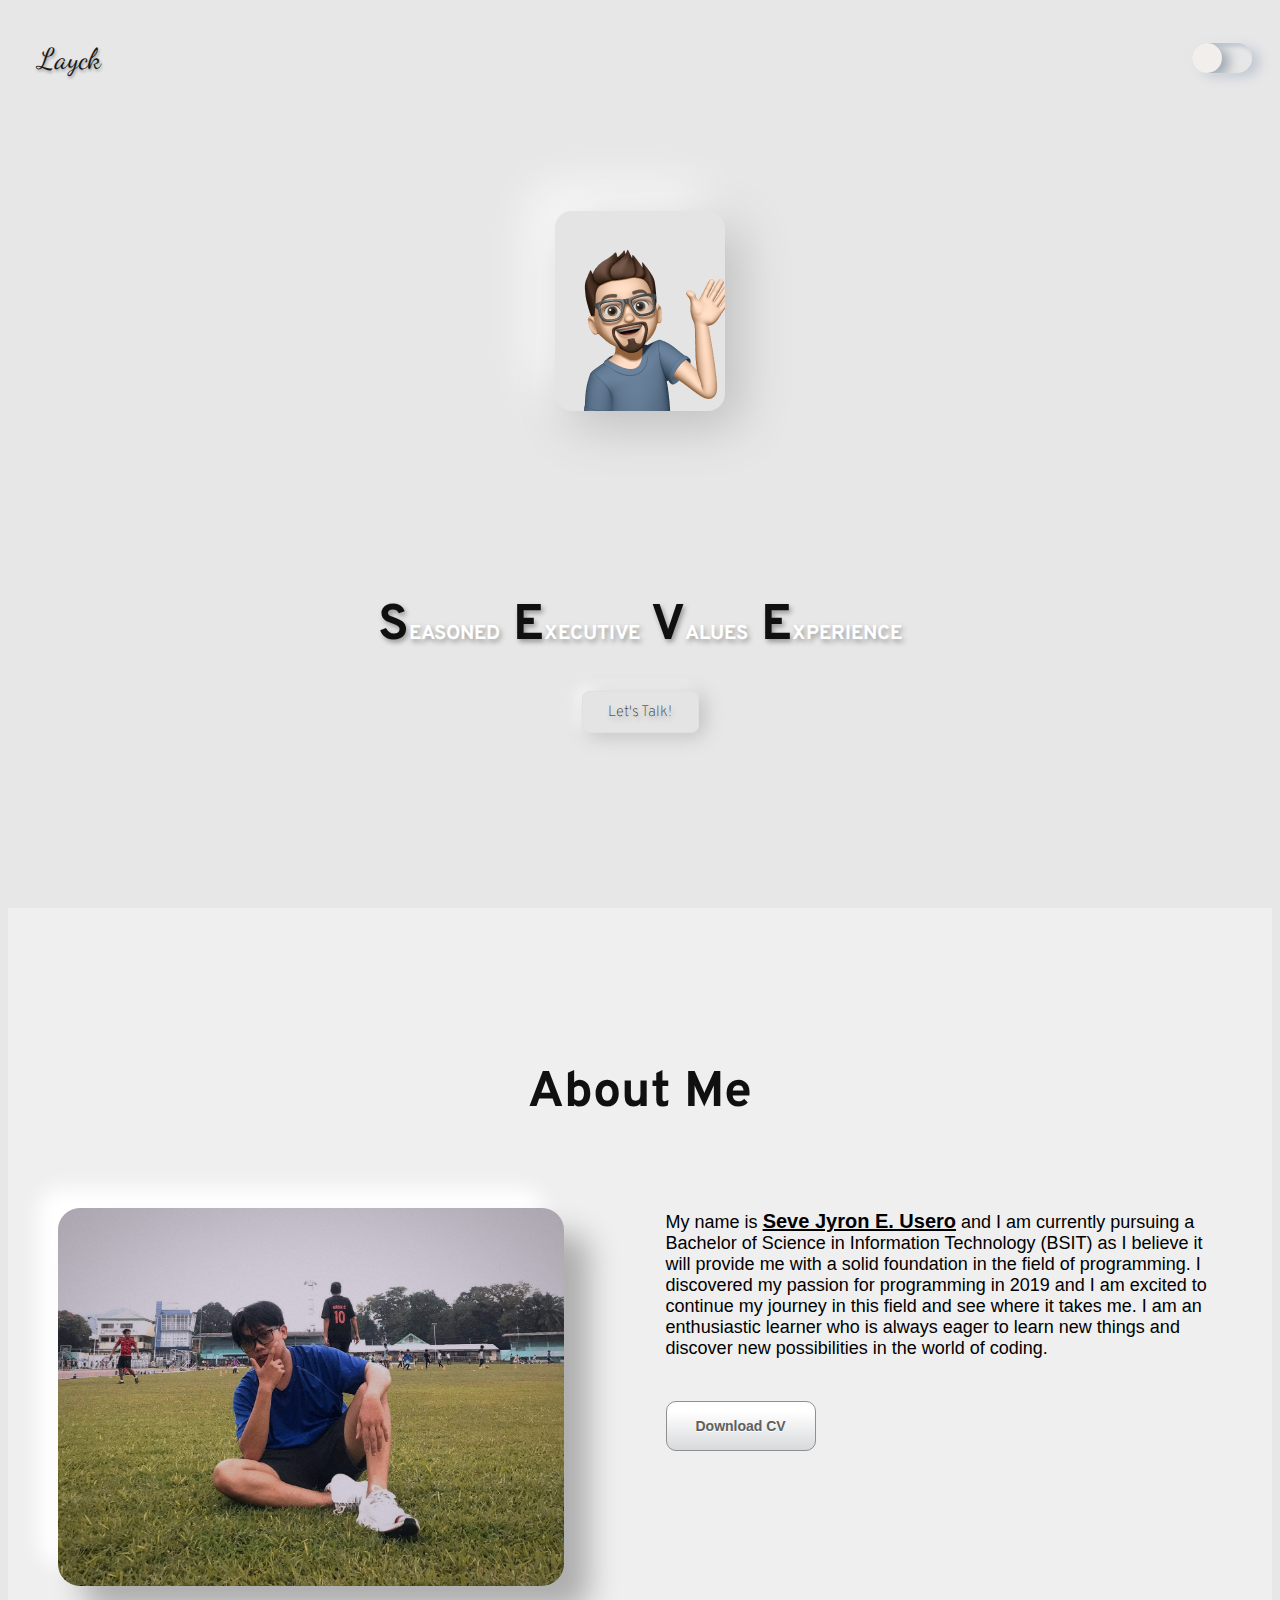
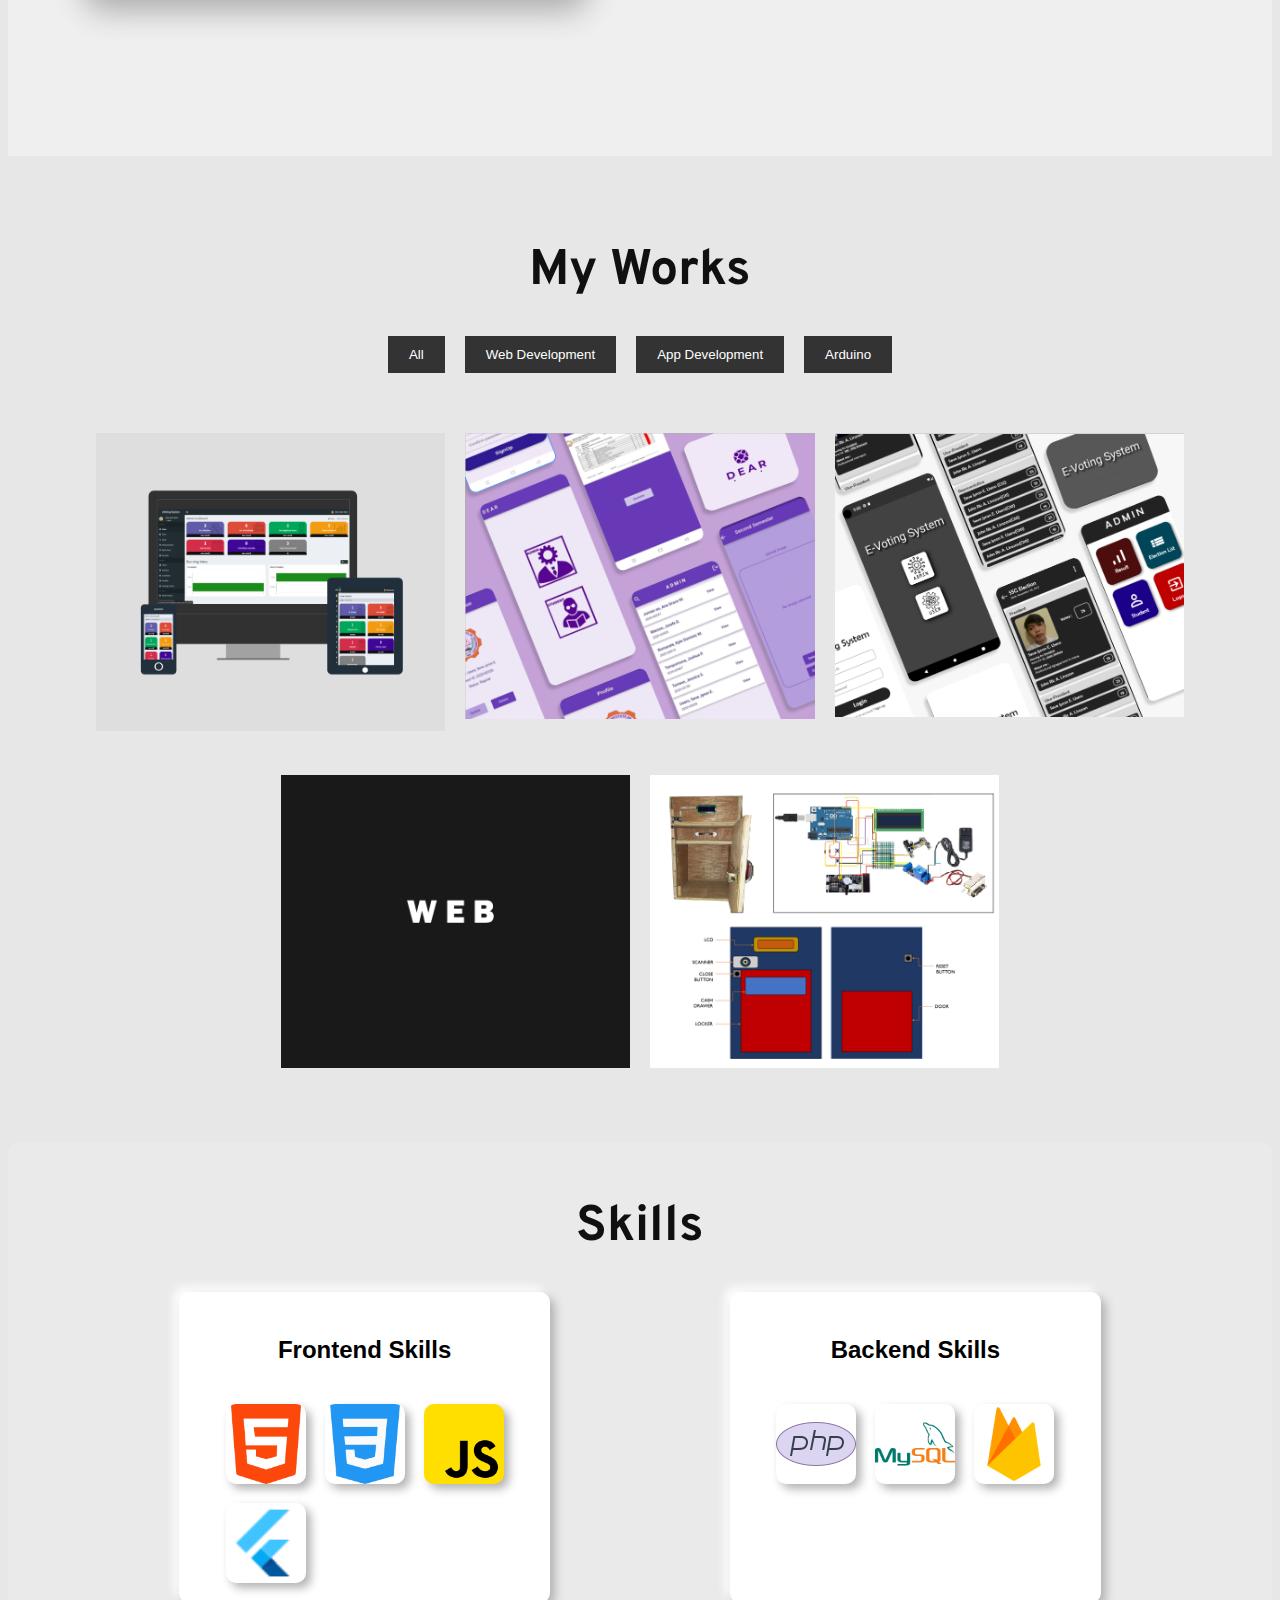
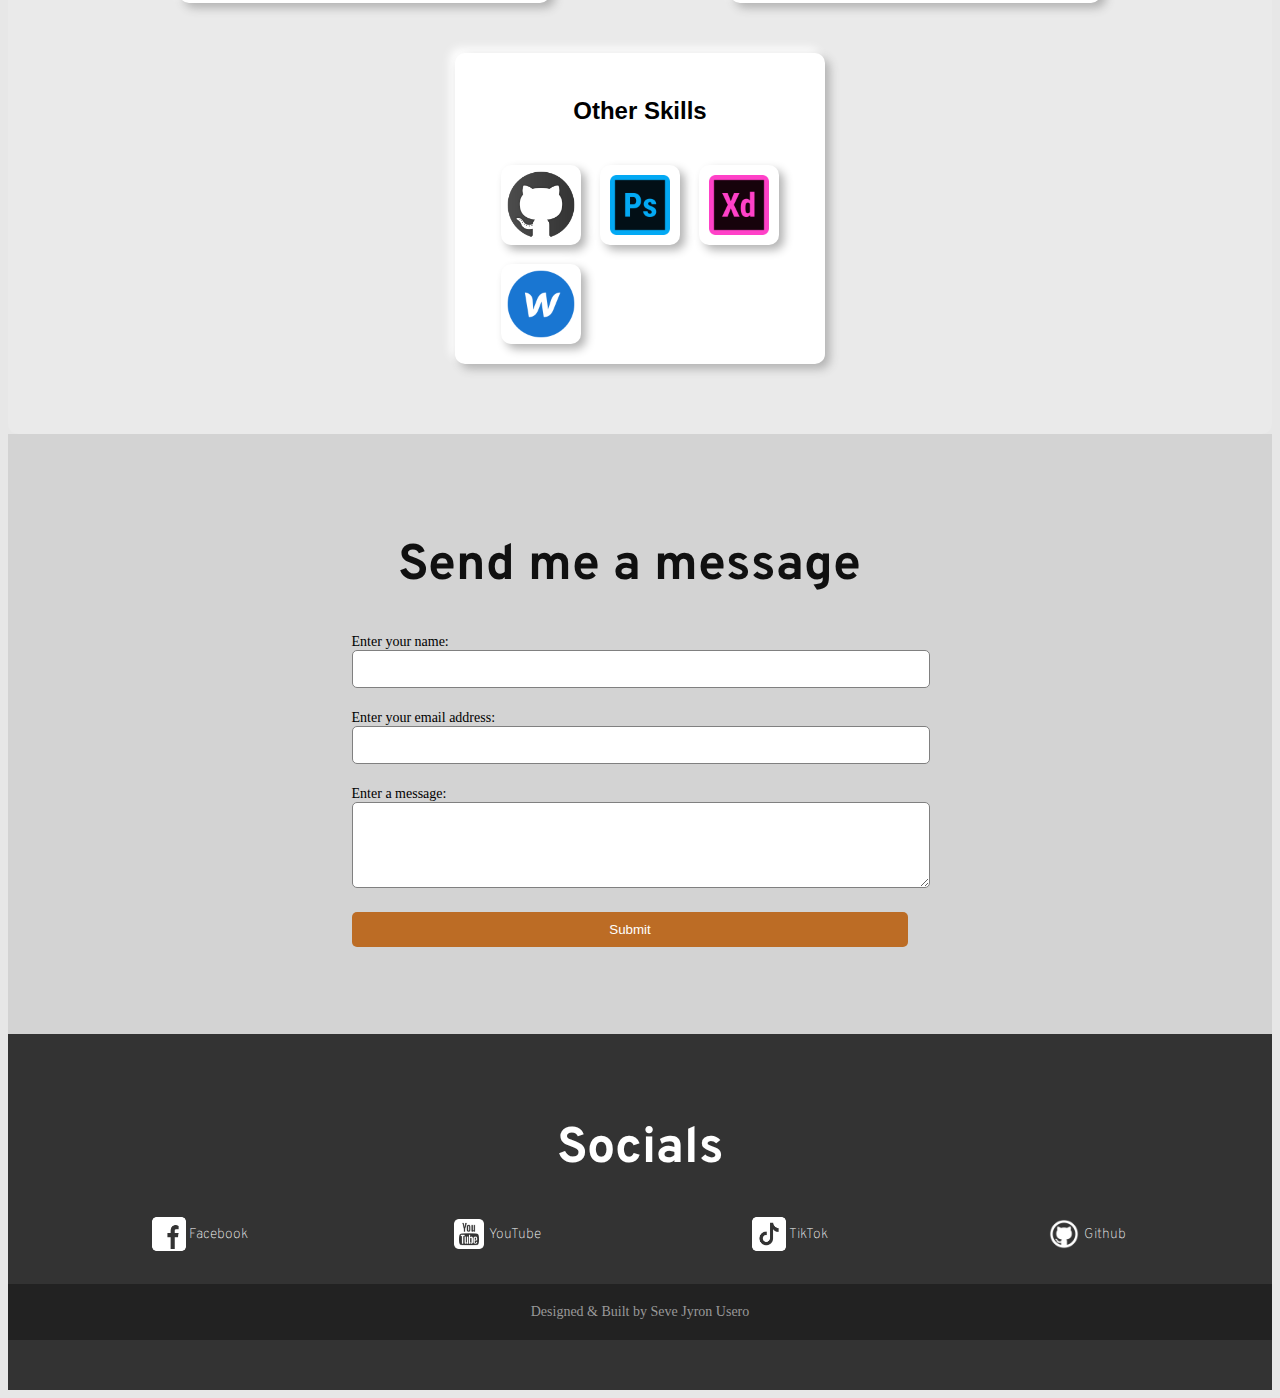
<file: index.html>
<!DOCTYPE html>
<html>
<head>
    <meta charset="UTF-8">
    <meta http-equiv="X-UA-Compatible" content="IE=edge">
    <meta name="viewport" content="width=device-width, initial-scale=1.0">
    <link rel="stylesheet" type="text/css" href="css/style.css">
    <link rel="preconnect" href="https://fonts.googleapis.com">
<link rel="preconnect" href="https://fonts.gstatic.com" crossorigin>
<link href="https://fonts.googleapis.com/css2?family=Dancing+Script:wght@600&display=swap" rel="stylesheet">
<link rel="preconnect" href="https://fonts.googleapis.com">
<link rel="preconnect" href="https://fonts.gstatic.com" crossorigin>
<link href="https://fonts.googleapis.com/css2?family=Overpass:wght@700&display=swap" rel="stylesheet">

   
    <title>Layck</title>
</head>
<body>

    <main>
        <div class="header">
            <a href="" class="logo">Layck</a>
            <label class="label">
                <div class="toggle">
                    <input class="toggle-state" type="checkbox" name="check" value="check">
                    <div class="indicator"></div>
                </div>
            </label>
        </div>  
        <section class="banner">
            <div class="content">
            </div>
            <div class="title">
                <h1 class="first">S<span class="class1">EASONED</span>  E<span class="class1">XECUTIVE</span> V<span class="class1">ALUES</span> E<span class="class1">XPERIENCE</span></h1>
                <a class="button2" href="mailto:laykusero12@gmail.com">Let's Talk!</a>
                
            </div>

        </section>
        <section class="secondcontainer">
            <div class="aboutme">
                <h1>About Me</h1>
            <div class="contents">                
                <img src="images/aboutme1.jpg" class="imgg">
                <div class="secondtext">
                    <p class="secondtext-name">My name is <span class="class2">Seve Jyron E. Usero</span> and I am currently pursuing a Bachelor of Science in Information Technology (BSIT) as I believe it will provide me with a solid foundation in the field of programming. I discovered my passion for programming in 2019 and I am excited to continue my journey in this field and see where it takes me. I am an enthusiastic learner who is always eager to learn new things and discover new possibilities in the world of coding.</p>                
                <button class="button3">
                    Download CV
                </button>
            </div>
            </div>
            
        </div>
          </section>
          <div class="container3">
            <h1>My Works</h1>
            <div class="filter-container3">
              <button class="filter-btn" data-filter="all">All</button>
              <button class="filter-btn" data-filter="web">Web Development</button>
              <button class="filter-btn" data-filter="app">App Development</button>
              <button class="filter-btn" data-filter="arduino">Arduino</button>
            </div>
          
            <div class="portfolio-container3">
              <div class="portfolio-item web">
               <img src="images/evoting.png" alt="">
                <h2>E-Voting System</h2>
                <p class="aboutme-p">Cebuano National High School</p>
                <p class="aboutme-language">PHP and MySql</p>
              </div>
              <div class="portfolio-item app">
                <img src="images/DEAR.png" alt="">
                <h2>DEAR</h2>
                <p class="aboutme-p">Grade Viewing System</p>
                <p class="aboutme-language">Flutter, PHP and MySql</p>
              </div>
              <div class="portfolio-item app">
                <img src="images/E-Voting.png" alt="">
                <h2>E-VS</h2>
                <p class="aboutme-p">E-Voting System</p>
                <p class="aboutme-language">Flutter, PHP and MySql</p>
              </div>
              <div class="portfolio-item web">
                <img src="images/WEB.png" alt="">
                <h2>Title</h2>
                <p class="aboutme-p">Description</p>
              </div>
              <div class="portfolio-item arduino">
                <img src="images/QrBox.png" alt="">
                <h2>QR Drop Box</h2>
                <p class="aboutme-p">Smart Parcel Drop Box using QR Code with Cash Dispense Instrumentation</p>
                <p class="aboutme-language">Arduino</p>
              </div>
            </div>
          </div>
          <div class="container4">
            <h1>Skills</h1>
            <div class="skills">
            <div class="front-end">
              <h3>Frontend Skills</h3>
              <div class="skill-front">
                  <div class="html"></div>
                  <div class="css"></div>
                  <div class="js"></div>
                  <div class="flutter"></div>
            </div>
            </div>
            <div class="back-end">
              <h3>Backend Skills</h3>
              <div class="skill-front">
                <div class="php"></div>
                <div class="mysql"></div>
                <div class="firebase"></div>
          </div>
              
            </div>
            <div class="others">
              <h3>Other Skills</h3>
              <div class="skill-front">
                <div class="github"></div>
                <div class="photoshop"></div>
                <div class="xd"></div>
                <div class="webflow"></div>
          </div>
            </div>
            </div>
          </div>
          <div class="contact-container">
            <div class="contact-form">
              <h1>Send me a message</h1>
              
              <form>
                <div class="form-group">
                  <label for="name">Enter your name:</label>
                  <input type="text" id="name" name="name" required>
                </div>
                <div class="form-group">
                  <label for="email">Enter your email address:</label>
                  <input type="email" id="email" name="email" required>
                </div>
                <div class="form-group">
                  <label for="message">Enter a message:</label>
                  <textarea id="message" name="message" rows="4" cols="50" required></textarea>
                </div>
                <div class="form-group">
                  <input type="submit" value="Submit">
                </div>
                </div>
              </form>
            </div>
            <footer>
              <div class="container5">
                <div class="row">
                  
                  <div class="col-lg-3 col-md-6">
                    <h1 class="social">Socials</h1>
                    <ul class="social-links">
                      <li><a href="https://www.facebook.com/laykZ120/" target="_blank">
                        <img src="/images/icons8-facebook-150.png" alt="">
                        Facebook</a></li>
                      <li><a href="#" target="_blank">
                        <img src="/images/icons8-youtube-squared-128.png" alt="">
                        YouTube&nbsp;&nbsp;</a></li>
                      <li><a href="https://www.tiktok.com/@seve.jeu?is_from_webapp=1&sender_device=pc" target="_blank">
                        <img src="/images/icons8-tiktok-150.png" alt="">
                        TikTok&nbsp;&nbsp;&nbsp;&nbsp;&nbsp;</a></li>
                      <li><a href="#" target="_blank">
                        <img src="/images/icons8-github-192.png" alt="">
                        Github&nbsp;&nbsp;&nbsp;&nbsp;&nbsp;</a></li>
                    </ul>
                  </div>
                </div>
                <div class="copyright">
                  <p>Designed & Built by Seve Jyron Usero</p>
                </div>
              </div>
            </footer>
    </main>
    
    <script src="js/script.js"></script>
</body>
</html>
</file>
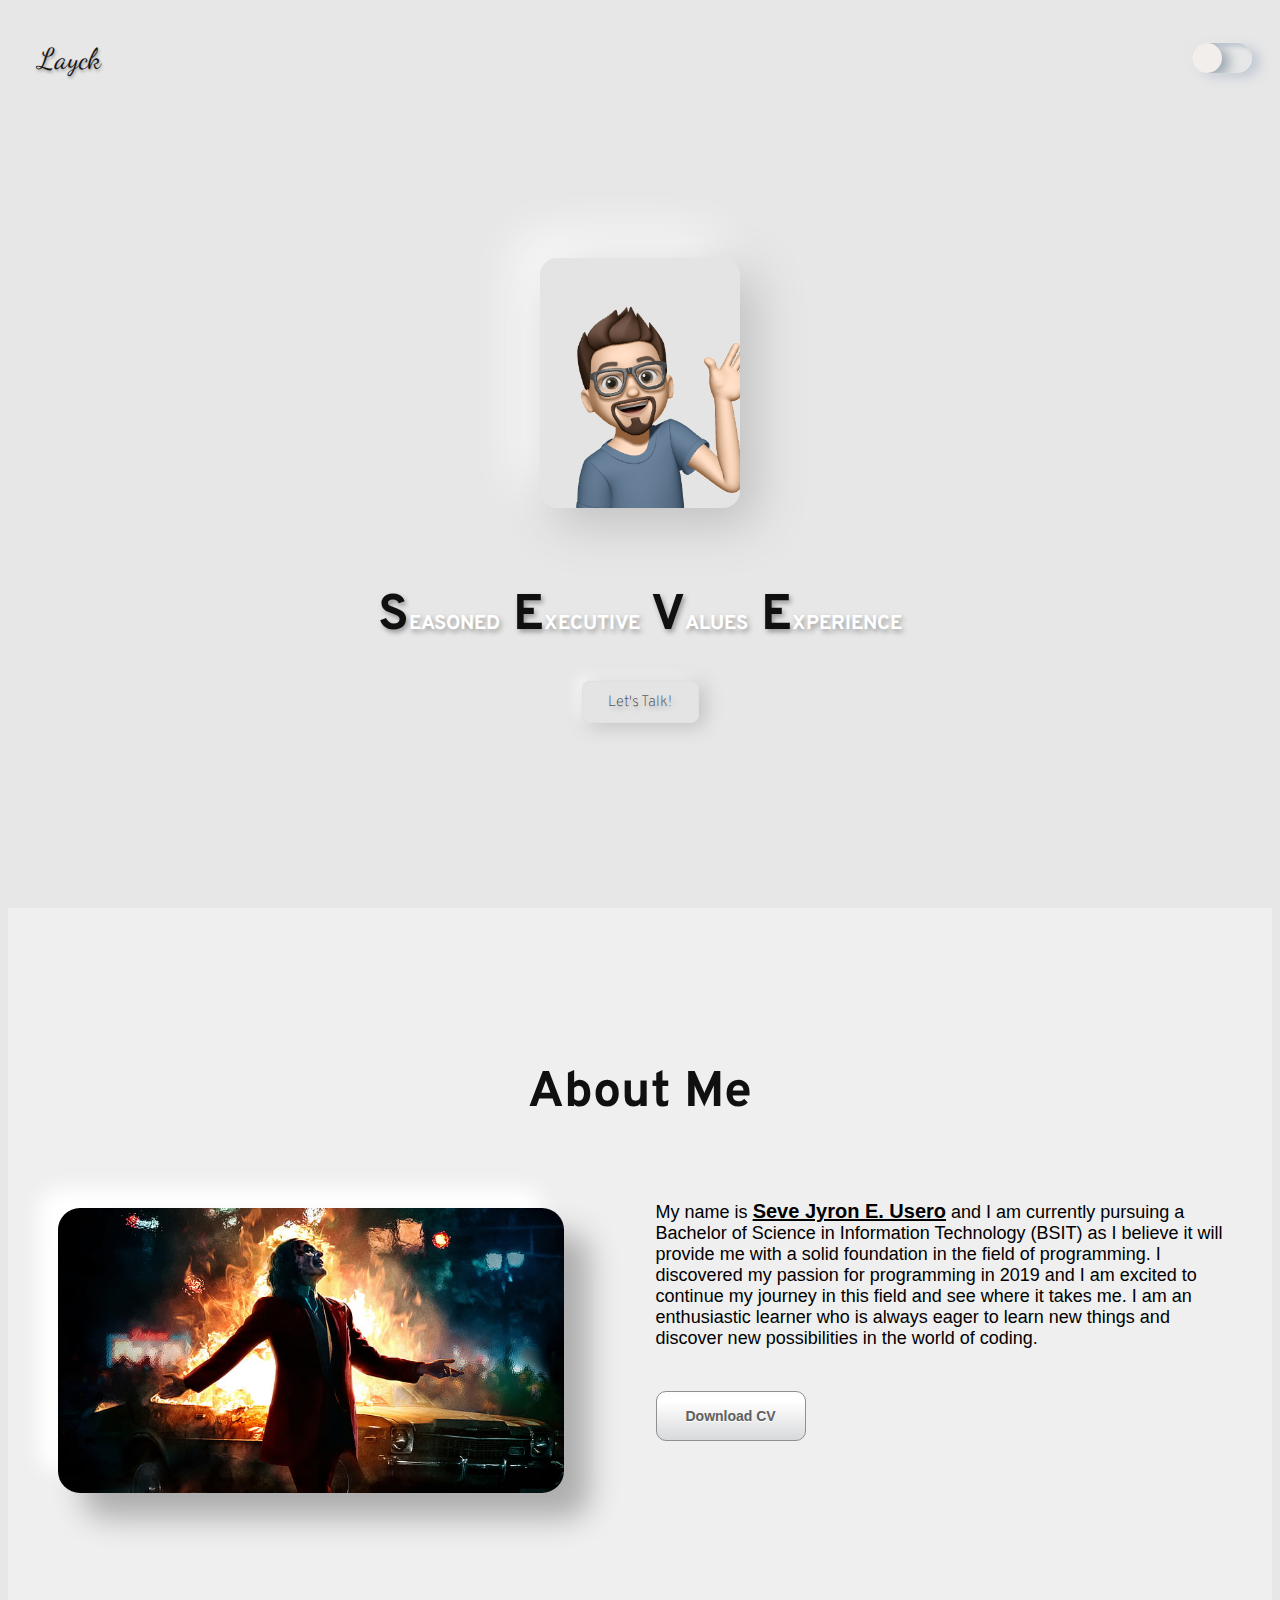
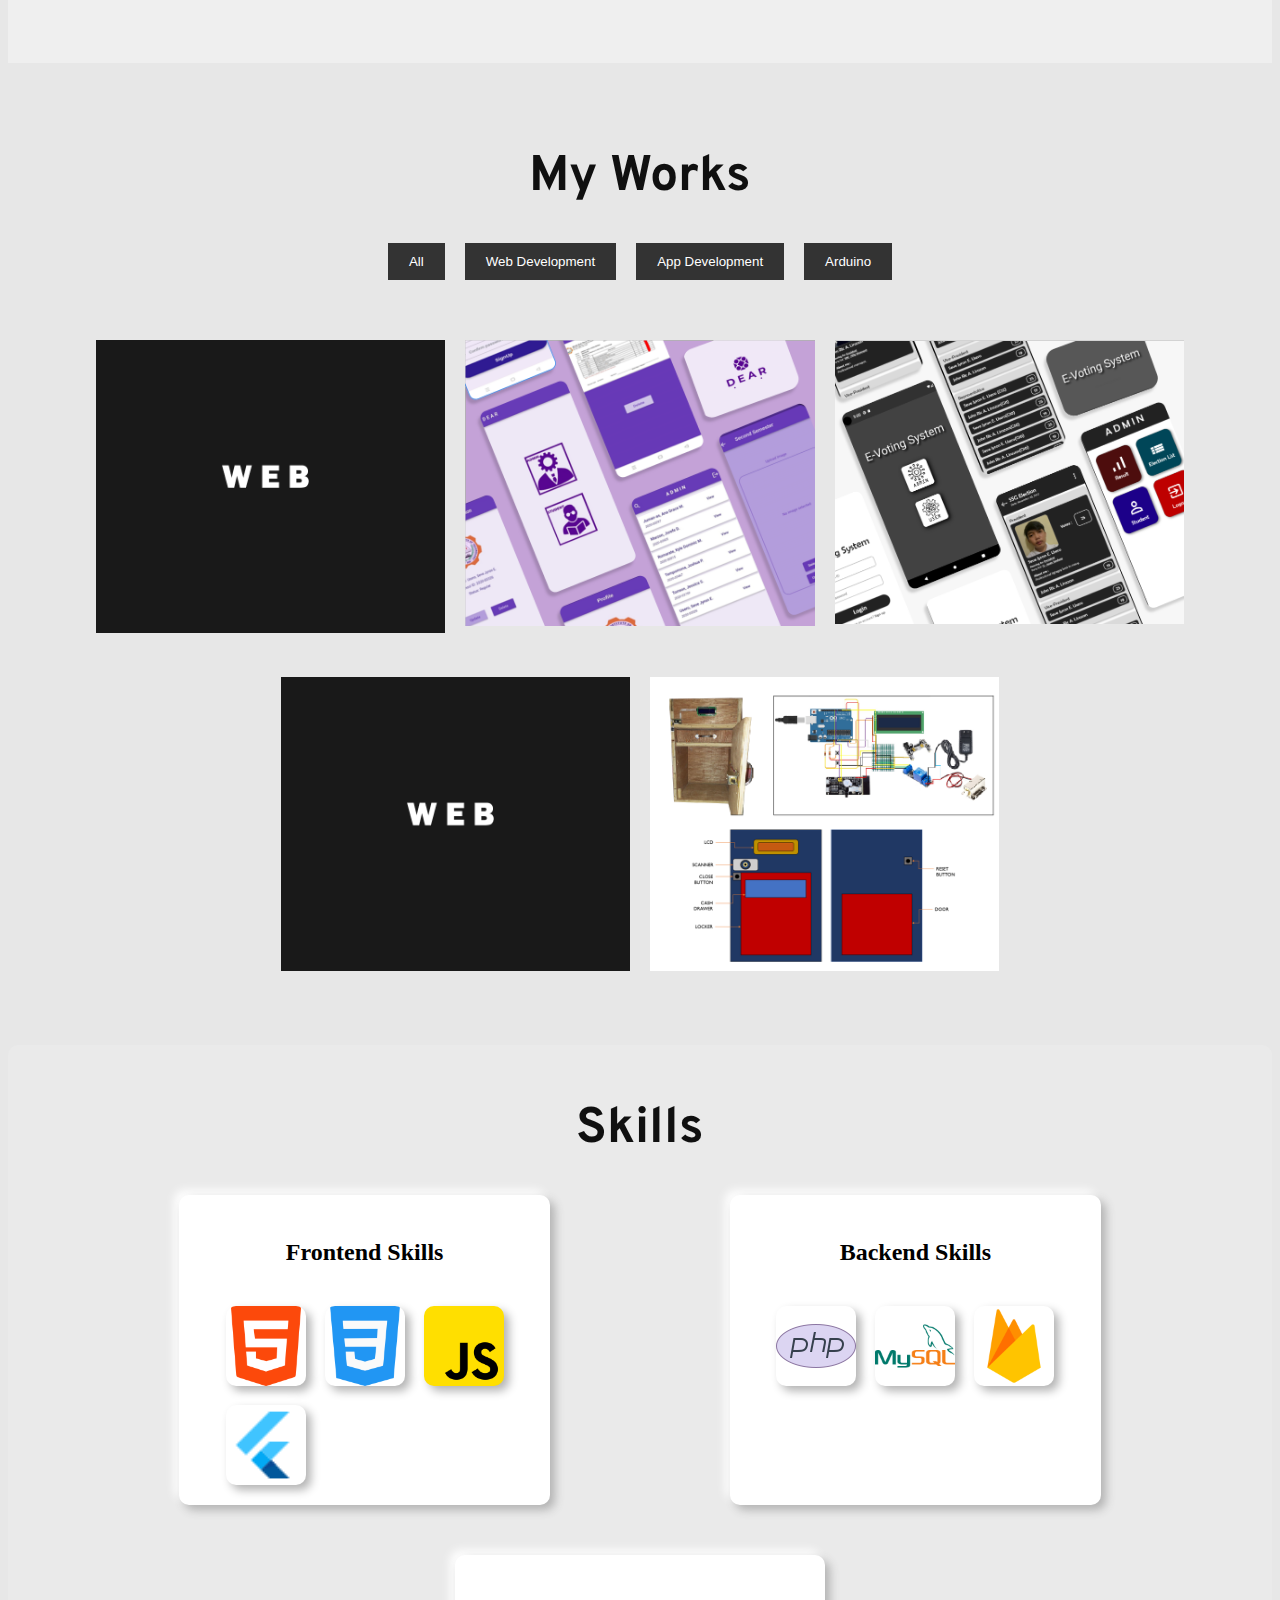
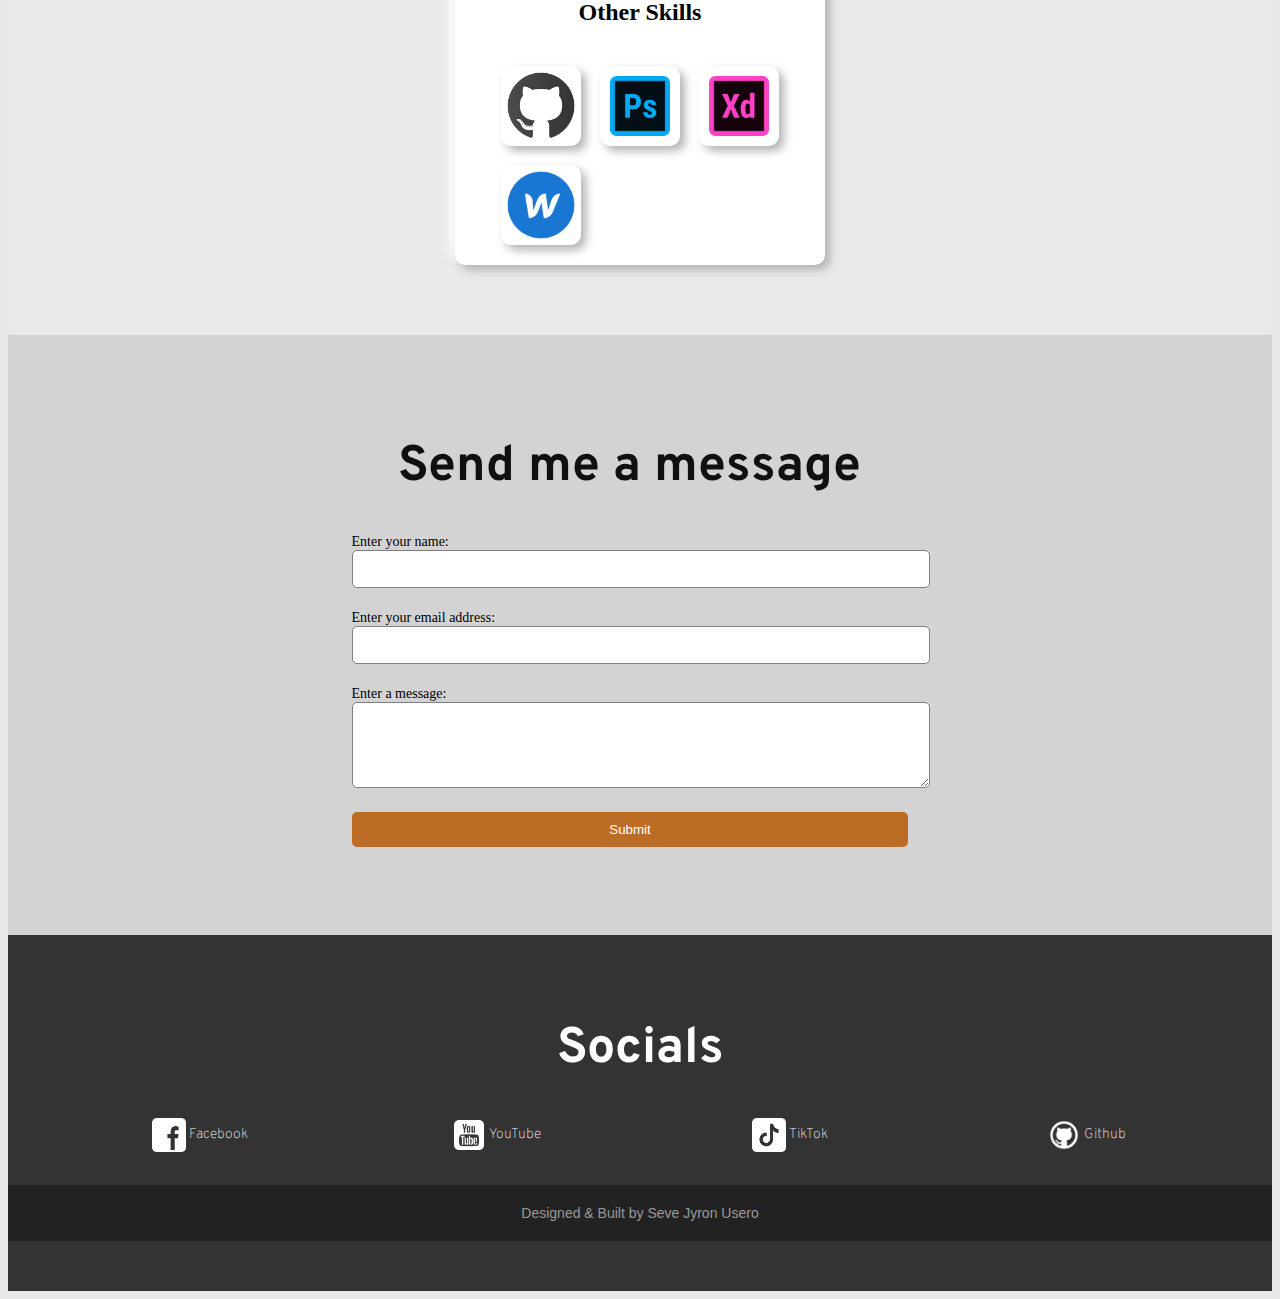
<file: portfolio/index.html>
<!DOCTYPE html>
<html>
<head>
    <meta charset="UTF-8">
    <meta http-equiv="X-UA-Compatible" content="IE=edge">
    <meta name="viewport" content="width=device-width, initial-scale=1.0">
    <link rel="stylesheet" type="text/css" href="css/style.css">
    <link rel="preconnect" href="https://fonts.googleapis.com">
<link rel="preconnect" href="https://fonts.gstatic.com" crossorigin>
<link href="https://fonts.googleapis.com/css2?family=Dancing+Script:wght@600&display=swap" rel="stylesheet">
<link rel="preconnect" href="https://fonts.googleapis.com">
<link rel="preconnect" href="https://fonts.gstatic.com" crossorigin>
<link href="https://fonts.googleapis.com/css2?family=Overpass:wght@700&display=swap" rel="stylesheet">

   
    <title>Layck</title>
</head>
<body>

    <main>
        <div class="header">
            <a href="" class="logo">Layck</a>
            <label class="label">
                <div class="toggle">
                    <input class="toggle-state" type="checkbox" name="check" value="check">
                    <div class="indicator"></div>
                </div>
            </label>
        </div>  
        <section class="banner">
            <div class="content">
            </div>
            <div class="title">
                <h1 class="first">S<span class="class1">EASONED</span>  E<span class="class1">XECUTIVE</span> V<span class="class1">ALUES</span> E<span class="class1">XPERIENCE</span></h1>
                <a class="button2" href="mailto:laykusero12@gmail.com">Let's Talk!</a>
                </button>
            </div>

        </section>
        <section class="secondcontainer">
            <div class="aboutme">
                <h1>About Me</h1>
            <div class="contents">                
                <img src="images/aboutme.jpg" class="imgg">
                <div class="secondtext">
                    <p class="secondtext-name">My name is <span class="class2">Seve Jyron E. Usero</span> and I am currently pursuing a Bachelor of Science in Information Technology (BSIT) as I believe it will provide me with a solid foundation in the field of programming. I discovered my passion for programming in 2019 and I am excited to continue my journey in this field and see where it takes me. I am an enthusiastic learner who is always eager to learn new things and discover new possibilities in the world of coding.</p>                
                <button class="button3">
                    Download CV
                </button>
            </div>
            </div>
            
        </div>
          </section>
          <div class="container3">
            <h1>My Works</h1>
            <div class="filter-container3">
              <button class="filter-btn" data-filter="all">All</button>
              <button class="filter-btn" data-filter="web">Web Development</button>
              <button class="filter-btn" data-filter="app">App Development</button>
              <button class="filter-btn" data-filter="arduino">Arduino</button>
            </div>
          
            <div class="portfolio-container3">
              <div class="portfolio-item web">
                <img src="images/WEB.png" alt="">
                <h2>Title</h2>
                <p class="aboutme-p">Description</p>
              </div>
              <div class="portfolio-item app">
                <img src="images/DEAR.png" alt="">
                <h2>DEAR</h2>
                <p class="aboutme-p">Grade Viewing System</p>
                <p class="aboutme-language">Flutter, PHP and MySql</p>
              </div>
              <div class="portfolio-item app">
                <img src="images/E-Voting.png" alt="">
                <h2>E-VS</h2>
                <p class="aboutme-p">E-Voting System</p>
                <p class="aboutme-language">Flutter, PHP and MySql</p>
              </div>
              <div class="portfolio-item web">
                <img src="images/WEB.png" alt="">
                <h2>Title</h2>
                <p class="aboutme-p">Description</p>
              </div>
              <div class="portfolio-item arduino">
                <img src="images/QrBox.png" alt="">
                <h2>QR Drop Box</h2>
                <p class="aboutme-p">Smart Parcel Drop Box using QR Code with Cash Dispense Instrumentation</p>
                <p class="aboutme-language">Arduino</p>
              </div>
            </div>
          </div>
          <div class="container4">
            <h1>Skills</h1>
            <div class="skills">
            <div class="front-end">
              <h3>Frontend Skills</h3>
              <div class="skill-front">
                  <div class="html"></div>
                  <div class="css"></div>
                  <div class="js"></div>
                  <div class="flutter"></div>
            </div>
            </div>
            <div class="back-end">
              <h3>Backend Skills</h3>
              <div class="skill-front">
                <div class="php"></div>
                <div class="mysql"></div>
                <div class="firebase"></div>
          </div>
              
            </div>
            <div class="others">
              <h3>Other Skills</h3>
              <div class="skill-front">
                <div class="github"></div>
                <div class="photoshop"></div>
                <div class="xd"></div>
                <div class="webflow"></div>
          </div>
            </div>
            </div>
          </div>
          <div class="contact-container">
            <div class="contact-form">
              <h1>Send me a message</h1>
              
              <form>
                <div class="form-group">
                  <label for="name">Enter your name:</label>
                  <input type="text" id="name" name="name" required>
                </div>
                <div class="form-group">
                  <label for="email">Enter your email address:</label>
                  <input type="email" id="email" name="email" required>
                </div>
                <div class="form-group">
                  <label for="message">Enter a message:</label>
                  <textarea id="message" name="message" rows="4" cols="50" required></textarea>
                </div>
                <div class="form-group">
                  <input type="submit" value="Submit">
                </div>
                </div>
              </form>
            </div>
            <footer>
              <div class="container5">
                <div class="row">
                  
                  <div class="col-lg-3 col-md-6">
                    <h1 class="social">Socials</h1>
                    <ul class="social-links">
                      <li><a href="https://www.facebook.com/laykZ120/" target="_blank">
                        <img src="/images/icons8-facebook-150.png" alt="">
                        Facebook</a></li>
                      <li><a href="#" target="_blank">
                        <img src="/images/icons8-youtube-squared-128.png" alt="">
                        YouTube&nbsp;&nbsp;</a></li>
                      <li><a href="https://www.tiktok.com/@seve.jeu?is_from_webapp=1&sender_device=pc" target="_blank">
                        <img src="/images/icons8-tiktok-150.png" alt="">
                        TikTok&nbsp;&nbsp;&nbsp;&nbsp;&nbsp;</a></li>
                      <li><a href="#" target="_blank">
                        <img src="/images/icons8-github-192.png" alt="">
                        Github&nbsp;&nbsp;&nbsp;&nbsp;&nbsp;</a></li>
                    </ul>
                  </div>
                </div>
                <div class="copyright">
                  <p>Designed & Built by Seve Jyron Usero</p>
                </div>
              </div>
            </footer>
    </main>
    
    <script src="js/script.js"></script>
</body>
</html>
</file>
<file: css/style.css>
*{
    text-decoration: none;
}
body{
    background-color: #e7e7e7;
}
.header{
    width: 100%;
    height: 100px;
    justify-content: space-between;
    display: flex;
    align-items: center;
    
}
.header .logo{
    font-family: 'Dancing Script', cursive;
    color: #171717;
    cursor: pointer;
    font-size: 29px;
    text-shadow: 1px 2px 3px #979797;
    outline: none;
    margin: 0 30px;
}
.label {
  display: inline-flex;
  align-items: center;
  cursor: pointer;
  color: #bc6c25;
  margin: 0 20px;
}

.label-text {
  margin-left: 16px;
}

.toggle {
  isolation: isolate;
  position: relative;
  height: 30px;
  width: 60px;
  border-radius: 15px;
  overflow: hidden;
  box-shadow: -8px -4px 8px 0px #E6E6E6,
    8px 4px 12px 0px #c2c9d4,
    4px 4px 4px 0px #c2c9d4 inset,
    -4px -4px 4px 0px #E6E6E6 inset;
}

.toggle-state {
  display: none;
}

.indicator {
  height: 100%;
  width: 200%;
  background: #f1eeec;
  border-radius: 15px;
  transform: translate3d(-75%, 0, 0);
  transition: transform 0.4s cubic-bezier(0.85, 0.05, 0.18, 1.35);
  box-shadow: -8px -4px 8px 0px #a0abb4,
    8px 4px 12px 0px #a0abb4;
}

.toggle-state:checked ~ .indicator {
  transform: translate3d(25%, 0, 0);
}
.banner {
  display: grid;
  place-items: center;
  height: calc(100vh - 100px);
}

.content {  
  margin-top: -5%;
  width: 170px;
  height: 200px;
  border-radius: 17px;
  background: #e4e4e4;
  box-shadow: 15px 15px 50px #bebebe, -20px -20px 50px #ffffff;
  background-image: url(../images/profile.png);
  background-size: cover;
}

/* text */
.title {
  margin-top: -15%;
  display: flex;
  flex-direction: column;
  justify-content: center;
  align-items: center;
  text-shadow: 2px 3px 5px #989898
}

h1 {
  font-family: 'Overpass', sans-serif;
  color: #101010;
  font-size: 50px;
  text-align: center;
}

.class1 {
  color: #ffffff;
  font-size: 20px;
}
/* text */
/* button */
a{
  font-family: 'Overpass', sans-serif;
  font-weight: lighter;
}
.button2 {
  display: inline-block;
  transition: all 0.2s ease-in;
  position: relative;
  overflow: hidden;
  z-index: 1;
  color: #171717;
  padding: 0.7em 1.7em;
  font-size: 15px;
  border-radius: 0.5em;
  background: #e4e4e4;
  border: 1px solid #E0E0E0;
  box-shadow: 5px 3px 19px #bebebe,
             -5px -4px 14px #ffffff;
}

.button2:active {
  color: #666;
  box-shadow: inset 4px 4px 12px #ECECEC,
             inset -4px -4px 12px #ffffff;
}

.button2:before {
  content: "";
  position: absolute;
  left: 50%;
  transform: translateX(-50%) scaleY(1) scaleX(1.25);
  top: 100%;
  width: 140%;
  height: 180%;
  background-color: rgba(0, 0, 0, 0.05);
  border-radius: 50%;
  display: block;
  transition: all 0.5s 0.1s cubic-bezier(0.55, 0, 0.1, 1);
  z-index: -1;
}

.button2:after {
  content: "";
  position: absolute;
  left: 55%;
  transform: translateX(-50%) scaleY(1) scaleX(1.45);
  top: 180%;
  width: 160%;
  height: 190%;
  background-color: #0a0a0a;
  border-radius: 50%;
  display: block;
  transition: all 0.5s 0.1s cubic-bezier(0.55, 0, 0.1, 1);
  z-index: -1;
}

.button2:hover {
  color: #ffffff;
  border: 1px solid #0a0a0a;
}

.button2:hover:before {
  top: -35%;
  background-color: #0a0a0a;
  transform: translateX(-50%) scaleY(1.3) scaleX(0.8);
}

.button2:hover:after {
  top: -45%;
  background-color: #0a0a0a;
  transform: translateX(-50%) scaleY(1.3) scaleX(0.8);
}
/*mobile banner*/
@media (max-width: 768px) {

h1{
  margin-top: -100px;
  font-size: 35px;
}
.class1{
  font-size: 15px;
}
.dark-mode h1{
  margin-top: -100px;
  font-size: 35px;
}
.dark-mode .class1{
  font-size: 15px;
}
}
/**/


/* darkmode */
body.dark-mode {
  background-color: rgb(29, 29, 29);
  color: white;
}
.dark-mode .logo{
  color: #ffffff;
  text-shadow: 1px 2px 3px #000000;
}
.dark-mode header{
  background-color: #1b1b1b;
}
.dark-mode .content{
  background: #212121;
  box-shadow: 15px 15px 30px rgb(25, 25, 25),
             -15px -10px 22px rgb(40, 40, 40);
  margin-top: -5%;
  width: 170px;
  height: 200px;
  border-radius: 17px;
  background-image: url(../images/profile.png);
  background-size: cover;
}
.dark-mode .label {
  display: inline-flex;
  align-items: center;
  cursor: pointer;
  color: #394a56;
  margin: 0 20px;
}

.dark-mode .toggle {
  isolation: isolate;
  position: relative;
  height: 30px;
  width: 60px;
  border-radius: 15px;
  overflow: hidden;
  box-shadow: -8px -4px 8px 0px rgb(37, 37, 37),
    8px 4px 12px 0px rgb(20, 20, 20),
    4px 4px 4px 0px rgb(23, 23, 23) inset,
    -4px -4px 4px 0px rgb(27, 27, 27) inset;
}
.dark-mode .indicator {
  height: 100%;
  width: 200%;
  background: #1c1c1c;
  border-radius: 15px;
  transform: translate3d(-75%, 0, 0);
  transition: transform 0.4s cubic-bezier(0.85, 0.05, 0.18, 1.35);
  box-shadow: -8px -4px 8px 0px rgb(11, 11, 11),
    8px 4px 12px 0px rgb(16, 16, 16);
}
.dark-mode .title{
  text-shadow: 2px 3px 5px #000000;
  
}
.dark-mode h1{
  font-family: 'Overpass', sans-serif;
  color: #ffffff;
  text-align: center;
}
.dark-mode .class1{
  color: #4c4c4c;
}
.dark-mode .button2 {
  display: inline-block;
  transition: all 0.2s ease-in;
  position: relative;
  overflow: hidden;
  z-index: 1;
  color: #fbfbfb;
  padding: 0.7em 1.7em;
  font-size: 15px;
  border-radius: 0.5em;
  background: #1e1e1e;
  border: 1px solid #151515;
  box-shadow: 6px 6px 10px #151515,
             -6px -6px 15px #2b2b2b;
}

.dark-mode .button2:before {
  content: "";
  position: absolute;
  left: 50%;
  transform: translateX(-50%) scaleY(1) scaleX(1.25);
  top: 100%;
  width: 140%;
  height: 180%;
  background-color: white;
  border-radius: 50%;
  display: block;
  transition: all 0.5s 0.1s cubic-bezier(0.55, 0, 0.1, 1);
  z-index: -1;
}

.dark-mode .button2:after {
  content: "";
  position: absolute;
  left: 55%;
  transform: translateX(-50%) scaleY(1) scaleX(1.45);
  top: 180%;
  width: 160%;
  height: 190%;
  background-color: #ffffff;
  border-radius: 50%;
  display: block;
  transition: all 0.5s 0.1s cubic-bezier(0.55, 0, 0.1, 1);
  z-index: -1;
}

.dark-mode .button2:hover {
  color: #191919;
  border: 1px solid #1b1b1b;
}

.dark-mode .button2:hover:before {
  top: -35%;
  background-color: #f9f9f9;
  transform: translateX(-50%) scaleY(1.3) scaleX(0.8);
}

.dark-mode .button2:hover:after {
  top: -45%;
  background-color: #ffffff;
  transform: translateX(-50%) scaleY(1.3) scaleX(0.8);
}

/*second container*/
  .secondcontainer {
    display: flex;
    padding: 120px 0;
    flex-wrap: nowrap;
    background-color: #efefef;

  }
  .boutme{
    flex: 1;
    text-align: justify;
    font-family: "Century Gothic",
    CenturyGothic, AppleGothic, sans-serif;
    font-size: 30px;
    font-weight: bolder;
  }
  .secondtext{
    padding: 10px;
  }
  .secondtext-name{
  margin: 42px;
  font-size: 18px;
  font-family: "Century Gothic",
  CenturyGothic, AppleGothic, sans-serif;
  }
  .contents{
    display: flex;
  }
  .imgg{
    width: 40%;
    margin: 50px;
    border-radius: 22px;
    box-shadow:  25px 25px 30px #adadad,
                 -20px -20px 20px #ffffff;
  }
  .class2{
    font-weight: bold;
    font-size: 20px;
    text-decoration: underline;
  }
  .button3 {
    margin: 42px;
    display: flex;
    align-items: center;
    justify-content: center;
    outline: none;
    cursor: pointer;
    width: 150px;
    height: 50px;
    background-image: linear-gradient(to top, #D8D9DB 0%, #fff 80%, #FDFDFD 100%);
    border-radius: 10px;
    border: 1px solid #8F9092;
    transition: all 0.2s ease;
    font-family: "Source Sans Pro", sans-serif;
    font-size: 14px;
    font-weight: 600;
    color: #606060;
    text-shadow: 0 1px #fff;
  }
  
  .button3:hover {
    box-shadow: 0 4px 3px 1px #FCFCFC, 0 6px 8px #D6D7D9, 0 -4px 4px #CECFD1, 0 -6px 4px #FEFEFE, inset 0 0 3px 3px #CECFD1;
  }
  
  .button3:active {
    box-shadow: 0 4px 3px 1px #FCFCFC, 0 6px 8px #D6D7D9, 0 -4px 4px #CECFD1, 0 -6px 4px #FEFEFE, inset 0 0 5px 3px #999, inset 0 0 30px #aaa;
  }
  
  .button3:focus {
    box-shadow: 0 4px 3px 1px #FCFCFC, 0 6px 8px #D6D7D9, 0 -4px 4px #CECFD1, 0 -6px 4px #FEFEFE, inset 0 0 5px 3px #999, inset 0 0 30px #aaa;
  }
  /*darkmode-second container*/
  .dark-mode .button3{
    background-image: linear-gradient(to top, #1f1f1f 0%, rgb(24, 24, 24) 80%, #212121 100%);
    border: 1px solid #000000;
    color: #dedede;
    text-shadow: 0 1px rgb(0, 0, 0);
  }
  .dark-mode .secondcontainer{
    background-color:#181818;
  }
  .dark-mode .button3:hover {
    box-shadow: 0 4px 3px 1px #0f0f0f, 0 6px 8px #303030, 0 -4px 4px #0f0f0f, 0 -6px 10px #303030, inset 0 0 3px 3px #0f0f0f;
  }
  
  .dark-mode .button3:active {
    box-shadow: 0 4px 3px 1px #0f0f0f, 0 6px 8px #303030, 0 -4px 4px #0f0f0f, 0 -6px 10px #303030, inset 0 0 5px 3px rgb(14, 14, 14), inset 0 0 30px rgb(17, 17, 17);
  }
  
  .dark-mode .button3:focus {
    box-shadow: 0 4px 3px 1px #0f0f0f, 0 6px 8px #303030, 0 -4px 4px #0f0f0f, 0 -6px 10px #303030, inset 0 0 5px 3px rgb(14, 14, 14), inset 0 0 30px rgb(17, 17, 17);
  }
  .dark-mode .imgg{
    box-shadow: 9px 9px 20px #141414,
    -9px -9px 20px #1c1c1c;
  }

  
  
  

  /*mobile*/
  @media (max-width: 768px) {

    .secondcontainer {
        flex-wrap: wrap;
          display: flex;
          padding: 10 0px 0;
    }

    .contents {
        flex-direction: column;
        align-items: center; /* Change the flex direction to column */
    }

    .imgg {
        width: 80%;
        order: 2; /* Move the image to the bottom */
    }
    p {
        order: 1; /* Move the text to the top */
        text-align: center;
    }
    .button3{
      margin-left: auto;
      margin-right: auto;
    }
}

/*third container*/
.container3 {
  text-align: center;
  padding: 50px;
}

.filter-container3 {
  display: flex;
  justify-content: center;
  margin-bottom: 40px;
}

.filter-btn {
  background-color: #333;
  color: #fff;
  border: 1px solid #333;
  padding: 10px 20px;
  cursor: pointer;
  margin: 0 10px;
}

.filter-btn:hover {
  background-color: #fff;
  color: #333;
}

.portfolio-container3 {
  display: flex;
  justify-content: center;
  flex-wrap: wrap;
}

.portfolio-item {
  width: 30%;
  margin: 20px 10px;
  text-align: center;
  position: relative;
}

.portfolio-item img {
  width: 100%;
}

.portfolio-item::after {
  content: "";
  background-color: rgba(0, 0, 0, 0.5);
  position: absolute;
  top: 0;
  left: 0;
  right: 0;
  bottom: 0;
  opacity: 0;
  transition: 0.5s;
  z-index: 0;
}

.portfolio-item:hover::after {
  opacity: 2;
}

.portfolio-item h2 {
  color: #fff;
  position: absolute;
  top: 30%;
  left: 50%;
  transform: translate(-50%, -50%);
  font-size: 25px;
  font-weight: bold;
  opacity: 0;
  transition: opacity 0.5s;
  z-index: 1;
  text-align: center;
  font-family: "Century Gothic",
  CenturyGothic, AppleGothic, sans-serif;
}

.portfolio-item:hover h2 {
  opacity: 2;
}
.portfolio-item .aboutme-p {
  font-family: "Century Gothic",
  CenturyGothic, AppleGothic, sans-serif;
  text-align: center;
  color: #fff;
  position: absolute;
  top: 50%;
  left: 50%;
  transform: translate(-50%, -50%);
  font-size: 12px;
  opacity: 0;
  transition: 0.5s;
  z-index: 1;
}

.portfolio-item:hover .aboutme-p {
  opacity: 2;
}
.portfolio-item .aboutme-language {
  font-family: "Century Gothic",
  CenturyGothic, AppleGothic, sans-serif;
  text-align: center;
  color: #fff;
  position: absolute;
  top: 70%;
  left: 50%;
  transform: translate(-50%, -50%);
  font-size: 14px;
  opacity: 0;
  transition: 0.5s;
  z-index: 1;
}

.portfolio-item:hover .aboutme-language {
  opacity: 2;
}

.d-none {
  display: none;
}

.active {
  background-color: rgb(195, 195, 195);
  color: black;
}
@media (max-width: 767px) {
  .container3 {
    text-align: center;
    padding: 20px;
  }
  
  .filter-container3 {
    flex-direction: column;
  }
  
  .portfolio-item {
    width: 100%;
  }
}

/*4th*/
.container4 {
  display: flex;
  flex-direction: column;
  align-items: center;
  background-color: #eaeaea;
  padding: 20px;
  border-radius: 10px;
}

.skills {
  display: flex;
  flex-wrap: wrap;
  justify-content: space-around;
  width: 90%;
  
}
h3{
  font-family: "Century Gothic",
  CenturyGothic, AppleGothic, sans-serif;
}

.front-end, .back-end, .others{
  display: flex;
  flex-direction: column;
  align-items: center;
  background-color: #ffffff;
  padding: 20px;
  border-radius: 10px;
  box-shadow: 5px 5px 10px #b3b3b3, -5px -5px 10px #ffffff;
  width: 30%;
  margin-bottom: 50px;
}

.skill-front {
  display: grid;
  grid-template-columns: repeat(3, minmax(0, 1fr));
  grid-gap: 19px;
  margin-top: 20px;
}

.html, .css, .js, .flutter, .php, .mysql, .firebase, .github, .photoshop,.xd,.webflow {
  background-color: #ffffff;
  padding: 40px;
  border-radius: 10px;
  box-shadow: 5px 5px 10px #b3b3b3, -5px -5px 10px #ffffff;
}
.html{
  background-image: url(/images/html-5.png);
  background-size: cover;
}
.css{
  background-image: url(/images/css-3.png);
  background-size: cover;
}
.js{
  background-image: url(/images/js.png);
  background-size: cover;
}
.flutter{
  background-image: url(/images/icons8-flutter-48.png);
  background-size: cover;
}
.php{
  background-image: url(../images/php.png);
  background-size: cover;
}
.mysql{
  background-image: url(/images/mysql.png);
  background-size: cover;
}
.firebase{
  background-image: url(/images/firebase.png);
  background-size: cover;
}
.github{
  background-image: url(/images/icons8-github-144.png);
  background-size: cover;
}
.photoshop{
  background-image: url(/images/icons8-adobe-photoshop-240.png);
  background-size: cover;
}
.xd{
  background-image: url(/images/icons8-adobe-xd-240.png);
  background-size: cover;
}
.webflow{
  background-image: url(/images/icons8-webflow-240.png);
  background-size: cover;
}

h3 {
  font-size: 1.5em;
  margin-bottom: 20px;
}
@media (max-width: 1000px) {
  .skills {
    width: 100%;
    flex-direction: column;
    align-items: center;
  }

  .front-end, .back-end, .others {
    width: 80%;
    margin-bottom: 20px;
  }
}
/*darkmode*/
.dark-mode .container4{  
  background-color:#181818;
}
.dark-mode .front-end, .dark-mode .back-end, .dark-mode .others{
  background-color: #181818;
  box-shadow: 5px 5px 15px #0a0a0a, -5px -5px 10px #222222;
}

.dark-mode .html,.dark-mode .css,.dark-mode .js,.dark-mode .flutter,.dark-mode .php,.dark-mode .mysql,.dark-mode .firebase,.dark-mode .github,.dark-mode .photoshop,.dark-mode .xd,.dark-mode .webflow {
  background-color: #181818;
  box-shadow: 5px 5px 15px #0a0a0a, -5px -5px 10px #222222;
}



/*contact us*/
.contact-container {
  display: flex;
  justify-content: center;
  align-items: center;
  height: 600px;
  width: 100%;
  background-color: lightgray;
}

.contact-form {
  display: flex;
  flex-direction: column;
  justify-content: center;
  align-items: center;
  margin-left: 20px;
  margin-right: 40px;
}
label {
  font-size: 14px;
  margin-bottom: 5px;
}

.form-group {
  margin-bottom: 20px;
}

input[type="text"], input[type="email"], textarea {
  padding: 10px;
  font-size: 14px;
  border-radius: 5px;
  border: 1px solid gray;
  width: 100%;
}

input[type="submit"] {
  background-color: #BC6C25;
  color: white;
  padding: 10px 20px;
  border-radius: 5px;
  border: none;
  cursor: pointer;
  width: 100%;
}
@media (max-width: 767px) {
  .contact-form {
    width: 90%;
    margin-left: 40px;
  }
}

/*darkmode*/
.dark-mode .contact-container {
background-color: rgb(29, 29, 29);
}






footer {
  background-color: #333;
  color: #fff;
  padding: 50px 0;
  
  
}

footer h3 {
  color: #fff;
  font-size: 18px;
  margin-bottom: 30px;
  text-align: center;
}

footer p, footer ul {
  color: #999;
  font-size: 14px;
  margin-bottom: 30px;
}

footer a {
  color: #fff;
  display: flex;
  align-items: center;
  text-align: center;

}
footer .social-links img {
  width: 40px;
}

footer .copyright {
  background-color: #222;
  padding: 20px 0;
  text-align: center;
  
}

footer .copyright p {
  margin: 0;
  color: #999;
  font-size: 14px;
}
.social-links li {
  list-style-type: none;
  align-items: center;
  justify-items: center;
  display: flex;
}
.social-links {
  display: flex;
  justify-content: space-around;
  list-style: none;
  padding-right: 30px;
}
.social{
  color: white;
}
@media (max-width: 720px) {
  .col-lg-3 {
    width: 100%;
    flex-direction: column;
    align-items: center;
    
  }
  .social-links {
    place-items: center;
    justify-content: center;
    display: block;
    text-align: center;
  }
  .social-links li {
    justify-content: center;
    margin: 1em 0;
  }
}
.dark-mode footer {
  background-color: rgb(12, 12, 12);
  
  
}
.dark-mode footer .copyright {
  background-color: rgb(0, 0, 0);
}
</file>
<file: portfolio/css/style.css>
*{
    text-decoration: none;
}
body{
    background-color: #e7e7e7;
}
.header{
    width: 100%;
    height: 100px;
    justify-content: space-between;
    display: flex;
    align-items: center;
    
}
.header .logo{
    font-family: 'Dancing Script', cursive;
    color: #171717;
    cursor: pointer;
    font-size: 29px;
    text-shadow: 1px 2px 3px #979797;
    outline: none;
    margin: 0 30px;
}
.label {
  display: inline-flex;
  align-items: center;
  cursor: pointer;
  color: #bc6c25;
  margin: 0 20px;
}

.label-text {
  margin-left: 16px;
}

.toggle {
  isolation: isolate;
  position: relative;
  height: 30px;
  width: 60px;
  border-radius: 15px;
  overflow: hidden;
  box-shadow: -8px -4px 8px 0px #E6E6E6,
    8px 4px 12px 0px #c2c9d4,
    4px 4px 4px 0px #c2c9d4 inset,
    -4px -4px 4px 0px #E6E6E6 inset;
}

.toggle-state {
  display: none;
}

.indicator {
  height: 100%;
  width: 200%;
  background: #f1eeec;
  border-radius: 15px;
  transform: translate3d(-75%, 0, 0);
  transition: transform 0.4s cubic-bezier(0.85, 0.05, 0.18, 1.35);
  box-shadow: -8px -4px 8px 0px #a0abb4,
    8px 4px 12px 0px #a0abb4;
}

.toggle-state:checked ~ .indicator {
  transform: translate3d(25%, 0, 0);
}
  .banner{
    width: 100%;
    height: calc(100vh - 100px);
    background-position: center;
    background-size: cover;
    background-repeat: no-repeat;
    text-align: center;
    display: grid;
    align-items: center;
    justify-content: center;
    place-items: center;
  }
  .content{
    width: 200px;
    height: 250px;
    border-radius: 17px;
    background: #e4e4e4;
    box-shadow:  15px 15px 50px #bebebe,
    -20px -20px 50px #ffffff;
    background-image: url(../images/profile.png);
    background-size:cover;
    position: absolute;
    left: 50%;
    transform: translate(-50%, -50%);

  }
  /* text */
  .title{
    padding-top: 50%;
    text-shadow: 2px 3px 5px #989898;
    
  }
  h1{
    font-family: 'Overpass', sans-serif;
    color: #101010;
    font-size: 50px;
    text-align: center;
  }
  .class1{
    color: #ffffff;
    font-size: 20px;
}
/* text */
/* button */
a{
  font-family: 'Overpass', sans-serif;
  font-weight: lighter;
}
.button2 {
  display: inline-block;
  transition: all 0.2s ease-in;
  position: relative;
  overflow: hidden;
  z-index: 1;
  color: #171717;
  padding: 0.7em 1.7em;
  font-size: 15px;
  border-radius: 0.5em;
  background: #e4e4e4;
  border: 1px solid #E0E0E0;
  box-shadow: 5px 3px 19px #bebebe,
             -5px -4px 14px #ffffff;
}

.button2:active {
  color: #666;
  box-shadow: inset 4px 4px 12px #ECECEC,
             inset -4px -4px 12px #ffffff;
}

.button2:before {
  content: "";
  position: absolute;
  left: 50%;
  transform: translateX(-50%) scaleY(1) scaleX(1.25);
  top: 100%;
  width: 140%;
  height: 180%;
  background-color: rgba(0, 0, 0, 0.05);
  border-radius: 50%;
  display: block;
  transition: all 0.5s 0.1s cubic-bezier(0.55, 0, 0.1, 1);
  z-index: -1;
}

.button2:after {
  content: "";
  position: absolute;
  left: 55%;
  transform: translateX(-50%) scaleY(1) scaleX(1.45);
  top: 180%;
  width: 160%;
  height: 190%;
  background-color: #0a0a0a;
  border-radius: 50%;
  display: block;
  transition: all 0.5s 0.1s cubic-bezier(0.55, 0, 0.1, 1);
  z-index: -1;
}

.button2:hover {
  color: #ffffff;
  border: 1px solid #0a0a0a;
}

.button2:hover:before {
  top: -35%;
  background-color: #0a0a0a;
  transform: translateX(-50%) scaleY(1.3) scaleX(0.8);
}

.button2:hover:after {
  top: -45%;
  background-color: #0a0a0a;
  transform: translateX(-50%) scaleY(1.3) scaleX(0.8);
}
/*mobile banner*/
@media (max-width: 768px) {

h1{
  font-size: 25px;
}
.class1{
  font-size: 15px;
}

}
/**/


/* darkmode */
body.dark-mode {
  background-color: rgb(29, 29, 29);
  color: white;
}
.dark-mode .logo{
  color: #ffffff;
  text-shadow: 1px 2px 3px #000000;
}
.dark-mode header{
  background-color: #1b1b1b;
}
.dark-mode .content{
  background: #212121;
  box-shadow: 15px 15px 30px rgb(25, 25, 25),
             -15px -10px 22px rgb(40, 40, 40);
  background-image: url(../images/profile.png);
  background-size:cover;
    position: absolute;
    left: 50%;
    transform: translate(-50%, -50%);
}
.dark-mode .label {
  display: inline-flex;
  align-items: center;
  cursor: pointer;
  color: #394a56;
  margin: 0 20px;
}

.dark-mode .toggle {
  isolation: isolate;
  position: relative;
  height: 30px;
  width: 60px;
  border-radius: 15px;
  overflow: hidden;
  box-shadow: -8px -4px 8px 0px rgb(37, 37, 37),
    8px 4px 12px 0px rgb(20, 20, 20),
    4px 4px 4px 0px rgb(23, 23, 23) inset,
    -4px -4px 4px 0px rgb(27, 27, 27) inset;
}
.dark-mode .indicator {
  height: 100%;
  width: 200%;
  background: #1c1c1c;
  border-radius: 15px;
  transform: translate3d(-75%, 0, 0);
  transition: transform 0.4s cubic-bezier(0.85, 0.05, 0.18, 1.35);
  box-shadow: -8px -4px 8px 0px rgb(11, 11, 11),
    8px 4px 12px 0px rgb(16, 16, 16);
}
.dark-mode .title{
  padding-top: 50%;
  text-shadow: 2px 3px 5px #000000;
}
.dark-mode h1{
  font-family: 'Overpass', sans-serif;
  color: #ffffff;
}
.dark-mode .class1{
  color: #4c4c4c;
}
.dark-mode .button2 {
  display: inline-block;
  transition: all 0.2s ease-in;
  position: relative;
  overflow: hidden;
  z-index: 1;
  color: #fbfbfb;
  padding: 0.7em 1.7em;
  font-size: 15px;
  border-radius: 0.5em;
  background: #1e1e1e;
  border: 1px solid #151515;
  box-shadow: 6px 6px 10px #151515,
             -6px -6px 15px #2b2b2b;
}

.dark-mode .button2:before {
  content: "";
  position: absolute;
  left: 50%;
  transform: translateX(-50%) scaleY(1) scaleX(1.25);
  top: 100%;
  width: 140%;
  height: 180%;
  background-color: white;
  border-radius: 50%;
  display: block;
  transition: all 0.5s 0.1s cubic-bezier(0.55, 0, 0.1, 1);
  z-index: -1;
}

.dark-mode .button2:after {
  content: "";
  position: absolute;
  left: 55%;
  transform: translateX(-50%) scaleY(1) scaleX(1.45);
  top: 180%;
  width: 160%;
  height: 190%;
  background-color: #ffffff;
  border-radius: 50%;
  display: block;
  transition: all 0.5s 0.1s cubic-bezier(0.55, 0, 0.1, 1);
  z-index: -1;
}

.dark-mode .button2:hover {
  color: #191919;
  border: 1px solid #1b1b1b;
}

.dark-mode .button2:hover:before {
  top: -35%;
  background-color: #f9f9f9;
  transform: translateX(-50%) scaleY(1.3) scaleX(0.8);
}

.dark-mode .button2:hover:after {
  top: -45%;
  background-color: #ffffff;
  transform: translateX(-50%) scaleY(1.3) scaleX(0.8);
}

/*second container*/
  .secondcontainer {
    display: flex;
    padding: 120px 0;
    flex-wrap: nowrap;
    background-color: #efefef;

  }
  .boutme{
    flex: 1;
    text-align: center;
    font-family: "Century Gothic",
    CenturyGothic, AppleGothic, sans-serif;
    font-size: 30px;
    font-weight: bolder;
  }
  .secondtext-name{
  margin: 42px;
  font-size: 18px;
  font-family: "Century Gothic",
  CenturyGothic, AppleGothic, sans-serif;
  }
  .contents{
    display: flex;
  }
  .imgg{
    width: 40%;
    margin: 50px;
    border-radius: 22px;
    box-shadow:  25px 25px 30px #adadad,
                 -20px -20px 20px #ffffff;
  }
  .class2{
    font-weight: bold;
    font-size: 20px;
    text-decoration: underline;
  }
  .button3 {
    margin: 42px;
    display: flex;
    align-items: center;
    justify-content: center;
    outline: none;
    cursor: pointer;
    width: 150px;
    height: 50px;
    background-image: linear-gradient(to top, #D8D9DB 0%, #fff 80%, #FDFDFD 100%);
    border-radius: 10px;
    border: 1px solid #8F9092;
    transition: all 0.2s ease;
    font-family: "Source Sans Pro", sans-serif;
    font-size: 14px;
    font-weight: 600;
    color: #606060;
    text-shadow: 0 1px #fff;
  }
  
  .button3:hover {
    box-shadow: 0 4px 3px 1px #FCFCFC, 0 6px 8px #D6D7D9, 0 -4px 4px #CECFD1, 0 -6px 4px #FEFEFE, inset 0 0 3px 3px #CECFD1;
  }
  
  .button3:active {
    box-shadow: 0 4px 3px 1px #FCFCFC, 0 6px 8px #D6D7D9, 0 -4px 4px #CECFD1, 0 -6px 4px #FEFEFE, inset 0 0 5px 3px #999, inset 0 0 30px #aaa;
  }
  
  .button3:focus {
    box-shadow: 0 4px 3px 1px #FCFCFC, 0 6px 8px #D6D7D9, 0 -4px 4px #CECFD1, 0 -6px 4px #FEFEFE, inset 0 0 5px 3px #999, inset 0 0 30px #aaa;
  }
  /*darkmode-second container*/
  .dark-mode .button3{
    background-image: linear-gradient(to top, #1f1f1f 0%, rgb(24, 24, 24) 80%, #212121 100%);
    border: 1px solid #000000;
    color: #dedede;
    text-shadow: 0 1px rgb(0, 0, 0);
  }
  .dark-mode .secondcontainer{
    background-color:#181818;
  }
  .dark-mode .button3:hover {
    box-shadow: 0 4px 3px 1px #0f0f0f, 0 6px 8px #303030, 0 -4px 4px #0f0f0f, 0 -6px 10px #303030, inset 0 0 3px 3px #0f0f0f;
  }
  
  .dark-mode .button3:active {
    box-shadow: 0 4px 3px 1px #0f0f0f, 0 6px 8px #303030, 0 -4px 4px #0f0f0f, 0 -6px 10px #303030, inset 0 0 5px 3px rgb(14, 14, 14), inset 0 0 30px rgb(17, 17, 17);
  }
  
  .dark-mode .button3:focus {
    box-shadow: 0 4px 3px 1px #0f0f0f, 0 6px 8px #303030, 0 -4px 4px #0f0f0f, 0 -6px 10px #303030, inset 0 0 5px 3px rgb(14, 14, 14), inset 0 0 30px rgb(17, 17, 17);
  }
  .dark-mode .imgg{
    box-shadow: 9px 9px 20px #141414,
    -9px -9px 20px #1c1c1c;
  }

  
  
  

  /*mobile*/
  @media (max-width: 768px) {

    .secondcontainer {
        flex-wrap: wrap;
          display: flex;
          padding: 10 0px 0;
    }

    .contents {
        flex-direction: column;
        align-items: center; /* Change the flex direction to column */
    }

    .imgg {
        width: 80%;
        order: 2; /* Move the image to the bottom */
    }
    p {
        order: 1; /* Move the text to the top */
        text-align: center;
    }
    .button3{
      margin-left: auto;
      margin-right: auto;
    }
}

/*third container*/
.container3 {
  text-align: center;
  padding: 50px;
}

.filter-container3 {
  display: flex;
  justify-content: center;
  margin-bottom: 40px;
}

.filter-btn {
  background-color: #333;
  color: #fff;
  border: 1px solid #333;
  padding: 10px 20px;
  cursor: pointer;
  margin: 0 10px;
}

.filter-btn:hover {
  background-color: #fff;
  color: #333;
}

.portfolio-container3 {
  display: flex;
  justify-content: center;
  flex-wrap: wrap;
}

.portfolio-item {
  width: 30%;
  margin: 20px 10px;
  text-align: center;
  position: relative;
}

.portfolio-item img {
  width: 100%;
}

.portfolio-item::after {
  content: "";
  background-color: rgba(0, 0, 0, 0.5);
  position: absolute;
  top: 0;
  left: 0;
  right: 0;
  bottom: 0;
  opacity: 0;
  transition: 0.5s;
  z-index: 0;
}

.portfolio-item:hover::after {
  opacity: 2;
}

.portfolio-item h2 {
  color: #fff;
  position: absolute;
  top: 30%;
  left: 50%;
  transform: translate(-50%, -50%);
  font-size: 25px;
  font-weight: bold;
  opacity: 0;
  transition: opacity 0.5s;
  z-index: 1;
  text-align: center;
  font-family: "Century Gothic",
  CenturyGothic, AppleGothic, sans-serif;
}

.portfolio-item:hover h2 {
  opacity: 2;
}
.portfolio-item .aboutme-p {
  font-family: "Century Gothic",
  CenturyGothic, AppleGothic, sans-serif;
  text-align: center;
  color: #fff;
  position: absolute;
  top: 50%;
  left: 50%;
  transform: translate(-50%, -50%);
  font-size: 12px;
  opacity: 0;
  transition: 0.5s;
  z-index: 1;
}

.portfolio-item:hover .aboutme-p {
  opacity: 2;
}
.portfolio-item .aboutme-language {
  font-family: "Century Gothic",
  CenturyGothic, AppleGothic, sans-serif;
  text-align: center;
  color: #fff;
  position: absolute;
  top: 70%;
  left: 50%;
  transform: translate(-50%, -50%);
  font-size: 14px;
  opacity: 0;
  transition: 0.5s;
  z-index: 1;
}

.portfolio-item:hover .aboutme-language {
  opacity: 2;
}

.d-none {
  display: none;
}

.active {
  background-color: rgb(195, 195, 195);
  color: black;
}
@media (max-width: 767px) {
  .container3 {
    text-align: center;
    padding: 20px;
  }
  
  .filter-container3 {
    flex-direction: column;
  }
  
  .portfolio-item {
    width: 100%;
  }
}

/*4th*/
.container4 {
  display: flex;
  flex-direction: column;
  align-items: center;
  background-color: #eaeaea;
  padding: 20px;
  border-radius: 10px;
}

.skills {
  display: flex;
  flex-wrap: wrap;
  justify-content: space-around;
  width: 90%;
  
}

.front-end, .back-end, .others{
  display: flex;
  flex-direction: column;
  align-items: center;
  background-color: #ffffff;
  padding: 20px;
  border-radius: 10px;
  box-shadow: 5px 5px 10px #b3b3b3, -5px -5px 10px #ffffff;
  width: 30%;
  margin-bottom: 50px;
}

.skill-front {
  display: grid;
  grid-template-columns: repeat(3, minmax(0, 1fr));
  grid-gap: 19px;
  margin-top: 20px;
}

.html, .css, .js, .flutter, .php, .mysql, .firebase, .github, .photoshop,.xd,.webflow {
  background-color: #ffffff;
  padding: 40px;
  border-radius: 10px;
  box-shadow: 5px 5px 10px #b3b3b3, -5px -5px 10px #ffffff;
}
.html{
  background-image: url(/images/html-5.png);
  background-size: cover;
}
.css{
  background-image: url(/images/css-3.png);
  background-size: cover;
}
.js{
  background-image: url(/images/js.png);
  background-size: cover;
}
.flutter{
  background-image: url(/images/icons8-flutter-48.png);
  background-size: cover;
}
.php{
  background-image: url(../images/php.png);
  background-size: cover;
}
.mysql{
  background-image: url(/images/mysql.png);
  background-size: cover;
}
.firebase{
  background-image: url(/images/firebase.png);
  background-size: cover;
}
.github{
  background-image: url(/images/icons8-github-144.png);
  background-size: cover;
}
.photoshop{
  background-image: url(/images/icons8-adobe-photoshop-240.png);
  background-size: cover;
}
.xd{
  background-image: url(/images/icons8-adobe-xd-240.png);
  background-size: cover;
}
.webflow{
  background-image: url(/images/icons8-webflow-240.png);
  background-size: cover;
}

h3 {
  font-size: 1.5em;
  margin-bottom: 20px;
}
@media (max-width: 1000px) {
  .skills {
    width: 100%;
    flex-direction: column;
    align-items: center;
  }

  .front-end, .back-end, .others {
    width: 80%;
    margin-bottom: 20px;
  }
}
/*darkmode*/
.dark-mode .container4{  
  background-color:#181818;
}
.dark-mode .front-end, .dark-mode .back-end, .dark-mode .others{
  background-color: #181818;
  box-shadow: 5px 5px 15px #0a0a0a, -5px -5px 10px #222222;
}

.dark-mode .html,.dark-mode .css,.dark-mode .js,.dark-mode .flutter,.dark-mode .php,.dark-mode .mysql,.dark-mode .firebase,.dark-mode .github,.dark-mode .photoshop,.dark-mode .xd,.dark-mode .webflow {
  background-color: #181818;
  box-shadow: 5px 5px 15px #0a0a0a, -5px -5px 10px #222222;
}



/*contact us*/
.contact-container {
  display: flex;
  justify-content: center;
  align-items: center;
  height: 600px;
  width: 100%;
  background-color: lightgray;
}

.contact-form {
  display: flex;
  flex-direction: column;
  justify-content: center;
  align-items: center;
  margin-left: 20px;
  margin-right: 40px;
}
label {
  font-size: 14px;
  margin-bottom: 5px;
}

.form-group {
  margin-bottom: 20px;
}

input[type="text"], input[type="email"], textarea {
  padding: 10px;
  font-size: 14px;
  border-radius: 5px;
  border: 1px solid gray;
  width: 100%;
}

input[type="submit"] {
  background-color: #BC6C25;
  color: white;
  padding: 10px 20px;
  border-radius: 5px;
  border: none;
  cursor: pointer;
  width: 100%;
}
@media (max-width: 767px) {
  .contact-form {
    width: 90%;
    margin-left: 40px;
  }
}

/*darkmode*/
.dark-mode .contact-container {
background-color: rgb(29, 29, 29);
}






footer {
  background-color: #333;
  color: #fff;
  padding: 50px 0;
  
  
}

footer h3 {
  color: #fff;
  font-size: 18px;
  margin-bottom: 30px;
  text-align: center;
}

footer p, footer ul {
  color: #999;
  font-size: 14px;
  margin-bottom: 30px;
}

footer a {
  color: #fff;
  display: flex;
  align-items: center;
  text-align: center;

}
footer .social-links img {
  width: 40px;
}

footer .copyright {
  background-color: #222;
  padding: 20px 0;
  text-align: center;

}

footer .copyright p {
  margin: 0;
  color: #999;
  font-size: 14px;
  font-family: "Century Gothic",
  CenturyGothic, AppleGothic, sans-serif;
}
.social-links li {
  list-style-type: none;
  align-items: center;
  justify-items: center;
  display: flex;
}
.social-links {
  display: flex;
  justify-content: space-around;
  list-style: none;
  padding-right: 30px;
}
.social{
  color: white;
}
@media (max-width: 720px) {
  .col-lg-3 {
    width: 100%;
    flex-direction: column;
    align-items: center;
    
  }
  .social-links {
    place-items: center;
    justify-content: center;
    display: block;
    text-align: center;
  }
  .social-links li {
    justify-content: center;
    margin: 1em 0;
  }
}
.dark-mode footer {
  background-color: rgb(12, 12, 12);
  
  
}
.dark-mode footer .copyright {
  background-color: rgb(0, 0, 0);
}
</file>
